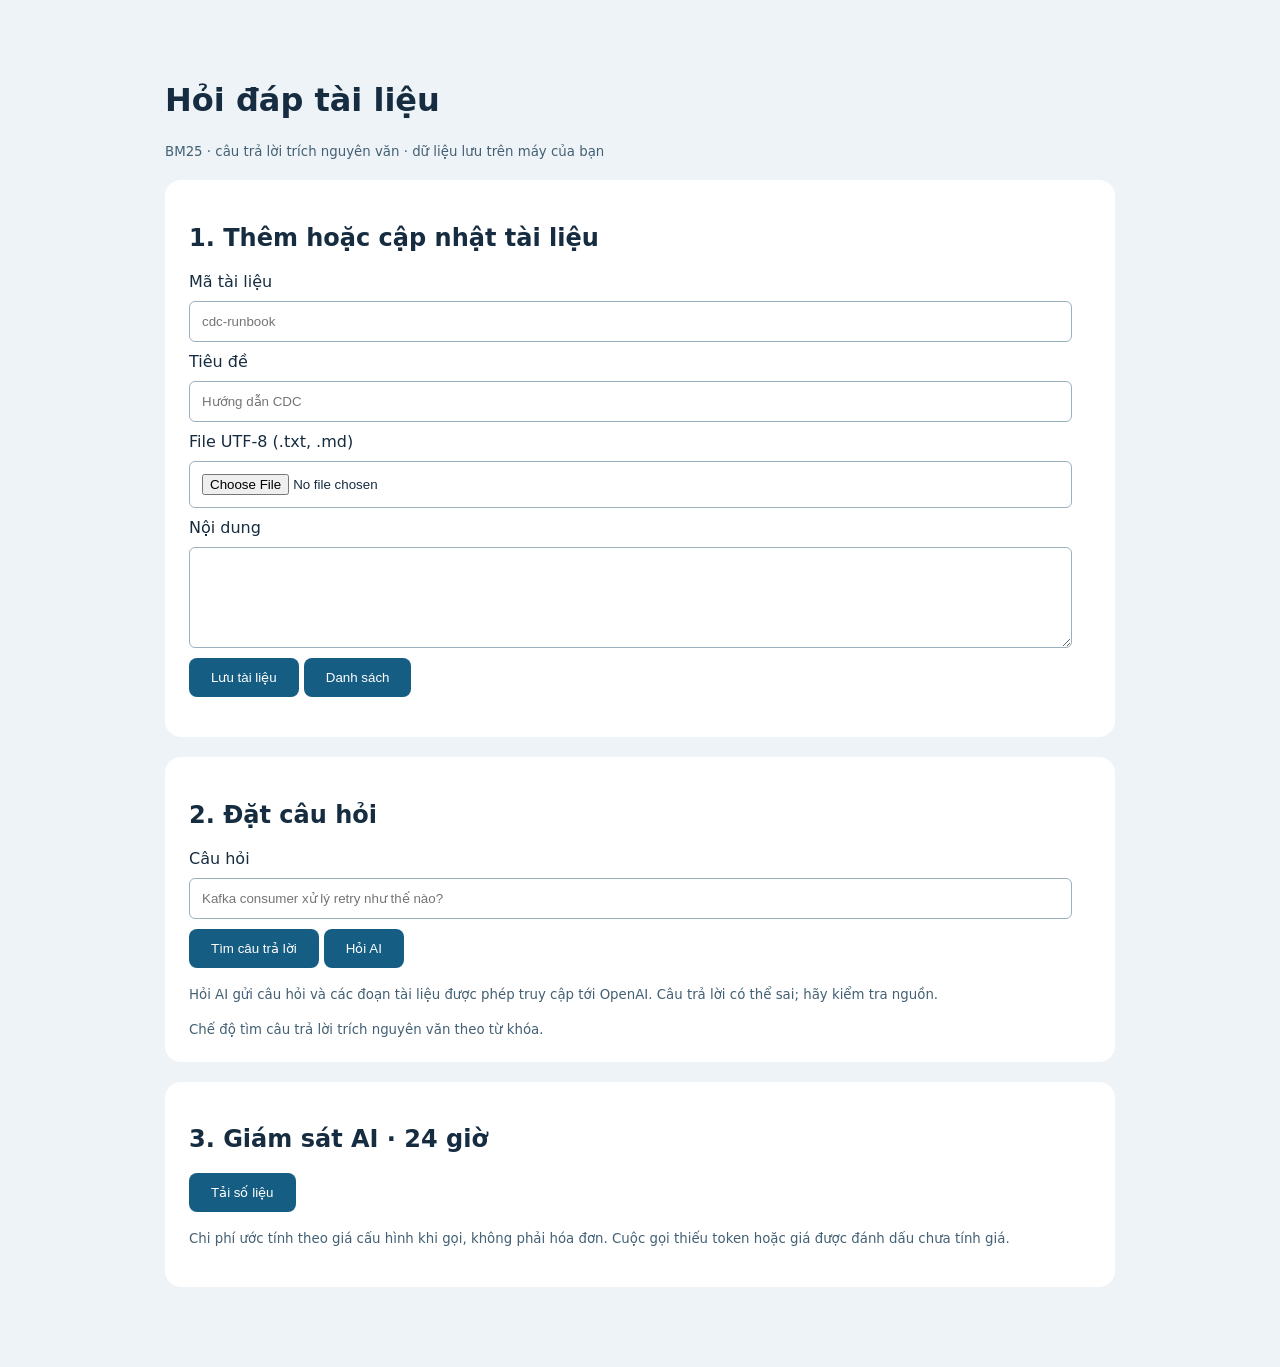
<file: document_qa/index.html>
<!doctype html><html lang="vi"><meta charset="utf-8"><meta name="viewport" content="width=device-width, initial-scale=1"><title>CDC · Hỏi đáp tài liệu</title>
<style>body{font:16px system-ui;background:#eef3f7;color:#162c40;max-width:950px;margin:40px auto;padding:20px}section{background:white;padding:24px;border-radius:16px;margin:20px 0}textarea,input{display:block;width:95%;padding:12px;margin:10px 0;border:1px solid #9ab0bf;border-radius:6px}button{background:#155d82;color:white;border:0;padding:12px 22px;border-radius:8px;cursor:pointer}pre{white-space:pre-wrap;overflow-wrap:anywhere}small{color:#436074}</style>
<h1>Hỏi đáp tài liệu</h1><small>BM25 · câu trả lời trích nguyên văn · dữ liệu lưu trên máy của bạn</small>
<section><h2>1. Thêm hoặc cập nhật tài liệu</h2><label>Mã tài liệu<input id="docId" placeholder="cdc-runbook"></label><label>Tiêu đề<input id="title" placeholder="Hướng dẫn CDC"></label><label>File UTF-8 (.txt, .md)<input type="file" id="file" accept=".txt,.md"></label><label>Nội dung<textarea id="content" rows="5"></textarea></label><button id="save">Lưu tài liệu</button> <button id="list">Danh sách</button><pre id="docs" role="status"></pre></section>
<section><h2>2. Đặt câu hỏi</h2><label>Câu hỏi<input id="question" placeholder="Kafka consumer xử lý retry như thế nào?"></label><button id="ask">Tìm câu trả lời</button> <button id="aiAsk">Hỏi AI</button><p><small>Hỏi AI gửi câu hỏi và các đoạn tài liệu được phép truy cập tới OpenAI. Câu trả lời có thể sai; hãy kiểm tra nguồn.</small></p><p id="status" role="status"></p><div id="answer"></div><div id="sources"></div><small>Chế độ tìm câu trả lời trích nguyên văn theo từ khóa.</small></section>
<section><h2>3. Giám sát AI · 24 giờ</h2><button id="monitor">Tải số liệu</button><p><small>Chi phí ước tính theo giá cấu hình khi gọi, không phải hóa đơn. Cuộc gọi thiếu token hoặc giá được đánh dấu chưa tính giá.</small></p><div id="metrics" role="status"></div></section>
<script>
const el=id=>document.getElementById(id);
async function api(path,body){
const token=window.qaToken||(window.qaToken=prompt('Bearer token (kept in memory only)'));
const headers={'Content-Type':'application/json','Authorization':'Bearer '+token};
if(path==='/api/documents'&&body){
 const p=await fetch('/api/tools/prepare',{method:'POST',headers,body:JSON.stringify({name:'upsert_document',arguments:body})});
 const pending=await p.json();if(!p.ok)throw Error(pending.error?.message||pending.error);
 if(!confirm('Create or replace document '+pending.document_id+'?'))throw Error('Cancelled');
 headers['X-Confirmation-Token']=pending.confirmation_token;
}
const r=await fetch(path,body?{method:'POST',headers,body:JSON.stringify(body)}:{headers});
const v=await r.json();if(!r.ok)throw Error(v.error?.message||v.error);return v}

el('file').onchange=async()=>{const f=el('file').files[0];if(f)el('content').value=await f.text()};
el('save').onclick=async()=>{try{const r=await api('/api/documents',{id:el('docId').value,title:el('title').value,text:el('content').value});el('docs').textContent=`Đã lưu ${r.id}: ${r.chunks} đoạn`}catch(e){el('docs').textContent=e.message}};
el('list').onclick=async()=>{try{el('docs').textContent=JSON.stringify(await api('/api/documents'),null,2)}catch(e){el('docs').textContent=e.message}};
el('ask').onclick=async()=>{el('ask').disabled=true;el('status').textContent='Đang tìm…';el('answer').replaceChildren();el('sources').replaceChildren();try{const r=await api('/api/ask',{question:el('question').value});el('status').textContent=`${r.latency_ms} ms · ${r.citations.length} nguồn`;const p=document.createElement('pre');p.textContent=r.answer;el('answer').append(p);for(const c of r.citations){const d=document.createElement('details'),s=document.createElement('summary'),q=document.createElement('pre');s.textContent=`[${c.label}] ${c.title} · ${c.document_id} · từ ${c.word_offset} · ${c.chunk_id}`;q.textContent=c.quote;d.append(s,q);el('sources').append(d)}}catch(e){el('status').textContent=e.message}finally{el('ask').disabled=false}};
el('aiAsk').onclick=async()=>{el('aiAsk').disabled=true;el('status').textContent='Đang hỏi AI…';el('answer').replaceChildren();el('sources').replaceChildren();try{const r=await api('/api/ai/ask',{question:el('question').value});el('status').textContent=`${r.citations.length} đoạn nguồn`;const p=document.createElement('pre');p.textContent=r.answer;el('answer').append(p);for(const c of r.citations){const d=document.createElement('details'),s=document.createElement('summary'),q=document.createElement('pre');s.textContent=`${c.title} · ${c.document_id} · từ ${c.word_offset}`;q.textContent=c.quote;d.append(s,q);el('sources').append(d)}}catch(e){el('status').textContent=e.message}finally{el('aiAsk').disabled=false}};
el('monitor').onclick=async()=>{try{const r=await api('/api/monitoring');const target=el('metrics');target.replaceChildren();if(!r.models.length){target.textContent='Chưa có lượt gọi model trong 24 giờ.';return}for(const m of r.models){const p=document.createElement('p');p.textContent=`${m.model}: ${m.calls} lượt gọi · ${m.errors} lỗi · độ trễ trung bình ${Math.round(m.average_latency_ms)} ms · token vào ${m.input_tokens ?? 'không rõ'} / ra ${m.output_tokens ?? 'không rõ'} · chi phí ước tính ${m.estimated_usd === null ? 'không rõ' : '$'+m.estimated_usd.toFixed(6)} · ${m.unpriced_calls} lượt chưa tính giá`;target.append(p)}}catch(e){el('metrics').textContent=e.message}};
</script></html>
</file>
